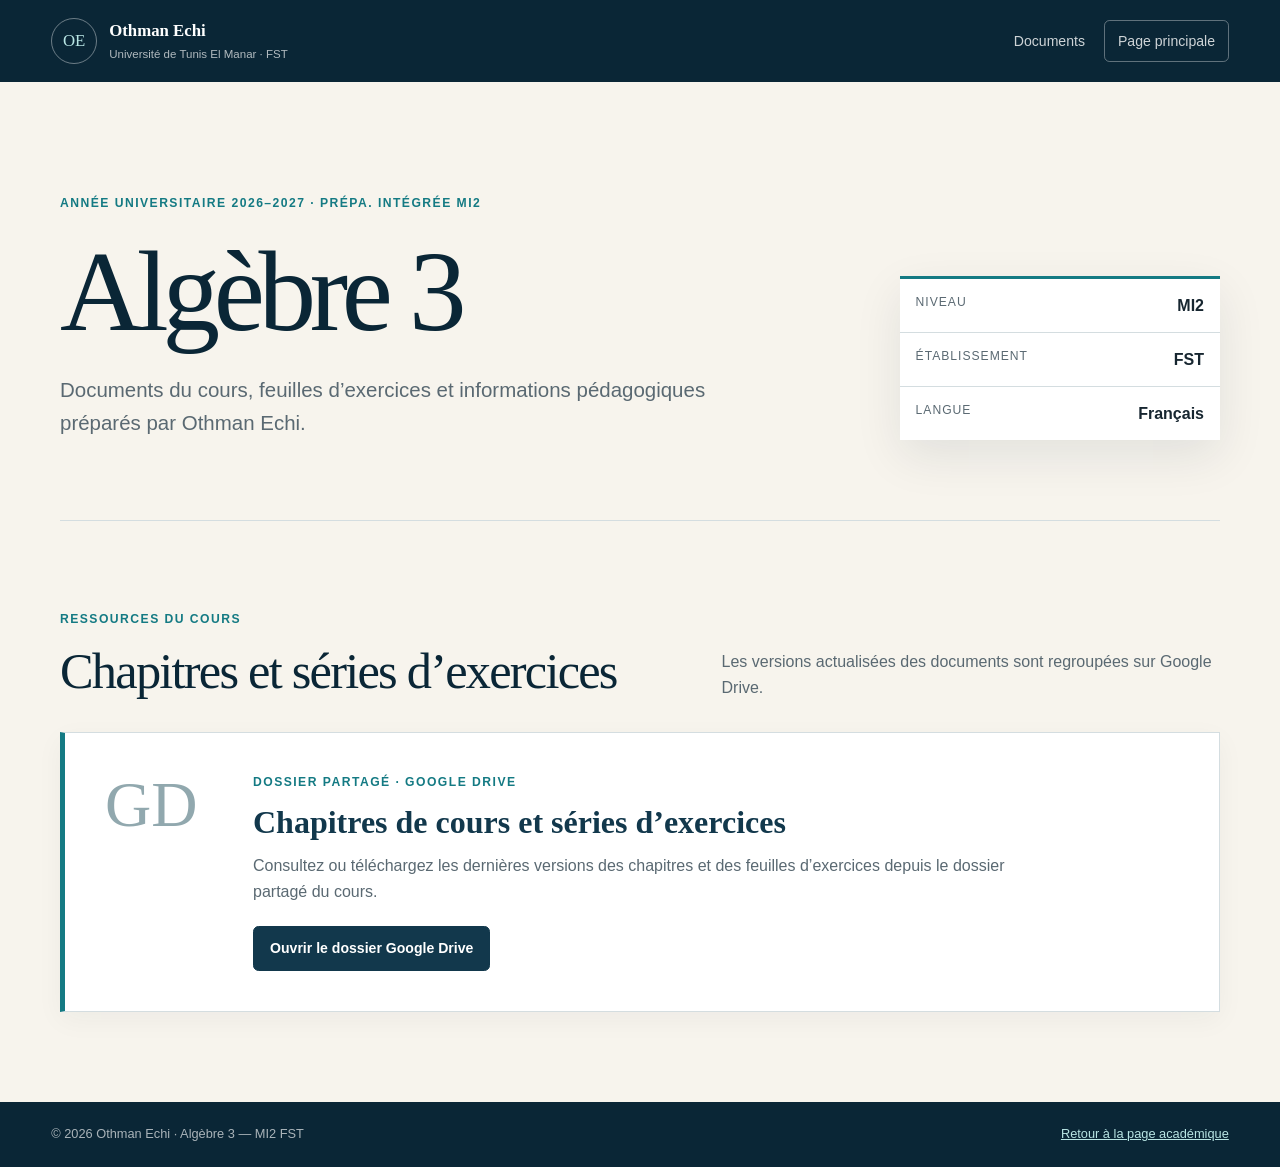
<file: algebre3-mi2-fst/index.html>
<!doctype html>
<html lang="fr">
<head>
  <meta charset="utf-8">
  <meta name="viewport" content="width=device-width, initial-scale=1">
  <meta name="description" content="Cours d’Algèbre 3 pour MI2 à la FST : chapitres, séries d’exercices et ressources pédagogiques d’Othman Echi.">
  <meta name="author" content="Othman Echi">
  <meta name="theme-color" content="#12384c">
  <meta property="og:type" content="website">
  <meta property="og:title" content="OECHI — Algèbre 3 — MI2 FST">
  <meta property="og:description" content="Cours, séries d’exercices et ressources pédagogiques d’Algèbre 3 pour MI2 à la FST.">
  <meta property="og:url" content="https://othman-echi.github.io/algebre3-mi2-fst/">
  <meta property="og:image" content="https://othman-echi.github.io/algebre3-mi2-fst/assets/og.png">
  <meta property="og:image:alt" content="Algèbre 3, MI2 FST — Chapitre 1 : Réduction des endomorphismes">
  <meta name="twitter:card" content="summary_large_image">
  <meta name="twitter:title" content="OECHI — Algèbre 3 — MI2 FST">
  <meta name="twitter:description" content="Cours, séries d’exercices et ressources pédagogiques d’Algèbre 3 pour MI2 à la FST.">
  <meta name="twitter:image" content="https://othman-echi.github.io/algebre3-mi2-fst/assets/og.png">
  <title>OECHI — Algèbre 3 — MI2 FST</title>
  <link rel="stylesheet" href="style.css">
</head>
<body>
  <a class="skip-link" href="#contenu">Aller au contenu</a>

  <header class="site-header">
    <a class="brand" href="../" aria-label="Retour à la page d’accueil d’Othman Echi">
      <span class="brand-mark" aria-hidden="true">OE</span>
      <span>
        <strong>Othman Echi</strong>
        <small>Université de Tunis El Manar · FST</small>
      </span>
    </a>
    <nav aria-label="Navigation du cours">
      <a href="#documents">Documents</a>
      <a class="home-link" href="../">Page principale</a>
    </nav>
  </header>

  <main id="contenu">
    <section class="course-intro" aria-labelledby="course-title">
      <div>
        <p class="eyebrow">Année universitaire 2026–2027 · Prépa. intégrée MI2</p>
        <h1 id="course-title">Algèbre 3</h1>
        <p class="lead">
          Documents du cours, feuilles d’exercices et informations pédagogiques
          préparés par Othman Echi.
        </p>
      </div>
      <dl class="course-facts" aria-label="Informations sur le cours">
        <div><dt>Niveau</dt><dd>MI2</dd></div>
        <div><dt>Établissement</dt><dd>FST</dd></div>
        <div><dt>Langue</dt><dd>Français</dd></div>
      </dl>
    </section>

    <section class="resources" id="documents" aria-labelledby="resources-title">
      <div class="section-heading">
        <p class="section-label">Ressources du cours</p>
        <h2 id="resources-title">Chapitres et séries d’exercices</h2>
        <p>Les versions actualisées des documents sont regroupées sur Google Drive.</p>
      </div>

      <div class="resource-grid">
        <article class="resource-card" id="exercices">
          <div class="resource-number" aria-hidden="true">GD</div>
          <div class="resource-copy">
            <p class="resource-type">Dossier partagé · Google Drive</p>
            <h3>Chapitres de cours et séries d’exercices</h3>
            <p>
              Consultez ou téléchargez les dernières versions des chapitres et
              des feuilles d’exercices depuis le dossier partagé du cours.
            </p>
            <div class="resource-actions">
              <a class="button primary" href="https://drive.google.com/drive/folders/1y72xf_77Kq7gDpl8CfZU1pllbUtAbKHE?usp=sharing" target="_blank" rel="noopener noreferrer">Ouvrir le dossier Google Drive</a>
            </div>
          </div>
        </article>
      </div>
    </section>

  </main>

  <footer>
    <p>© 2026 Othman Echi · Algèbre 3 — MI2 FST</p>
    <a href="../">Retour à la page académique</a>
  </footer>
</body>
</html>
</file>
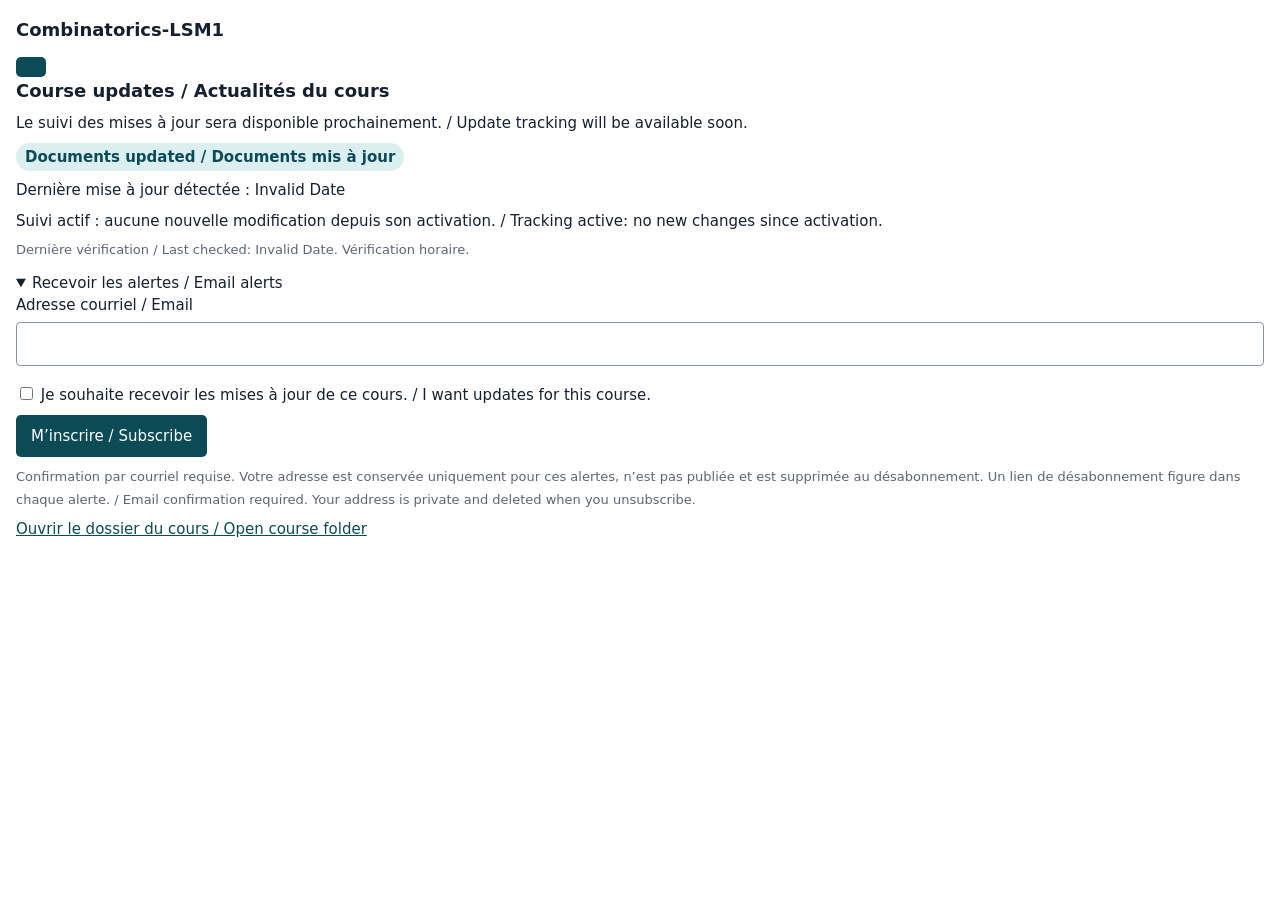
<file: apps-script/Widget.html>
<!doctype html>
<html lang="fr">
<head>
  <base target="_blank">
  <meta name="viewport" content="width=device-width,initial-scale=1">
  <meta name="referrer" content="no-referrer">
  <style>
    *{box-sizing:border-box}body{font:15px/1.5 system-ui,sans-serif;color:#14202e;background:#fff;margin:0;padding:16px}h2{font-size:18px;margin:0 0 8px}p{margin:8px 0}a{color:#0a4b56}button{background:#0a4b56;color:#fff;border:0;border-radius:5px;padding:10px 15px;font:inherit;cursor:pointer}button:disabled{opacity:.6}input[type=email]{width:100%;padding:10px;border:1px solid #86939d;border-radius:4px;font:inherit;margin:5px 0 10px}label{display:block}small,.muted{color:#5a6674;font-size:13px}.badge{display:inline-block;background:#dceff0;color:#0a4b56;padding:3px 9px;border-radius:20px;font-weight:600}details{margin-top:12px}ul{padding-left:20px;margin:8px 0}li{margin-bottom:6px}.trap{position:absolute;left:-10000px}#message{font-weight:600}summary{cursor:pointer}button:focus-visible,a:focus-visible,input:focus-visible{outline:3px solid #b68122;outline-offset:2px}
  </style>
</head>
<body>
<? if (action) { ?>
  <h2>Combinatorics-LSM1</h2>
  <p><?= action === 'confirm' ? 'Confirmer votre inscription aux alertes du cours.' : 'Supprimer votre inscription aux alertes du cours.' ?></p>
  <button id="action" data-action="<?= action ?>" data-token="<?= token ?>"><?= action === 'confirm' ? 'Confirmer / Confirm' : 'Se désabonner / Unsubscribe' ?></button>
<? } else { ?>
  <h2>Course updates / Actualités du cours</h2>
  <? if (!state) { ?>
    <p>Le suivi des mises à jour sera disponible prochainement. / Update tracking will be available soon.</p>
  <? } else { ?>
    <? if (state.latest) { ?>
      <p><span class="badge">Documents updated / Documents mis à jour</span></p>
      <p>Dernière mise à jour détectée : <time datetime="<?= state.latest ?>"><?= state.latest.slice(0,10) ?></time></p>
    <? } else { ?>
      <p>Suivi actif : aucune nouvelle modification depuis son activation. / Tracking active: no new changes since activation.</p>
    <? } ?>
    <p class="muted">Dernière vérification / Last checked: <time datetime="<?= state.checked ?>"><?= state.checked.slice(0,10) ?></time>. Vérification horaire.</p>
    <details open><summary>Recevoir les alertes / Email alerts</summary>
      <form id="subscribe">
        <label for="email">Adresse courriel / Email</label>
        <input id="email" name="email" type="email" required maxlength="254" autocomplete="email">
        <div class="trap" aria-hidden="true"><label>Website<input name="website" tabindex="-1" autocomplete="off"></label></div>
        <p><label><input type="checkbox" required> Je souhaite recevoir les mises à jour de ce cours. / I want updates for this course.</label></p>
        <button type="submit">M’inscrire / Subscribe</button>
        <p><small>Confirmation par courriel requise. Votre adresse est conservée uniquement pour ces alertes, n’est pas publiée et est supprimée au désabonnement. Un lien de désabonnement figure dans chaque alerte. / Email confirmation required. Your address is private and deleted when you unsubscribe.</small></p>
      </form>
    </details>
  <? } ?>
<? } ?>
<p id="message" role="status" aria-live="polite"></p>
<p><a href="<?= folderUrl ?>" rel="noopener">Ouvrir le dossier du cours / Open course folder</a></p>
<script>
  document.querySelectorAll('time').forEach(el=>{el.textContent=new Date(el.dateTime).toLocaleString(undefined,{dateStyle:'medium',timeStyle:'short'});});
  function run(button, action) {
    button.disabled=true;
    document.getElementById('message').textContent='Traitement en cours… / Please wait…';
    const runner=google.script.run.withSuccessHandler(message=>{
      document.getElementById('message').textContent=message;
      button.disabled=false;
    }).withFailureHandler(error=>{
      document.getElementById('message').textContent=error.message || 'Veuillez réessayer. / Please try again.';
      button.disabled=false;
    });
    action(runner);
  }
  const form=document.getElementById('subscribe');
  if(form) form.addEventListener('submit',event=>{
    event.preventDefault();
    run(form.querySelector('button'),runner=>runner.subscribe(form.elements.email.value,form.elements.website.value));
  });
  const button=document.getElementById('action');
  if(button) button.addEventListener('click',()=>run(button,runner=>runner.applySubscription(button.dataset.action,button.dataset.token)));
</script>
</body></html>
</file>
<file: algebre3-mi2-fst/style.css>
:root {
  --navy: #12384c;
  --navy-deep: #0a2636;
  --teal: #147a83;
  --paper: #f7f4ed;
  --white: #ffffff;
  --ink: #172630;
  --muted: #5a6972;
  --line: #d4dde0;
  --shadow: 0 16px 45px rgba(10, 38, 54, 0.09);
}

* { box-sizing: border-box; }
html { scroll-behavior: smooth; }

body {
  margin: 0;
  background: var(--paper);
  color: var(--ink);
  font-family: Inter, "Segoe UI", Arial, sans-serif;
  line-height: 1.6;
}

a { color: inherit; }

.skip-link {
  position: fixed;
  left: 1rem;
  top: -5rem;
  z-index: 20;
  padding: 0.7rem 1rem;
  border-radius: 0 0 0.5rem 0.5rem;
  background: var(--white);
  color: var(--navy);
}

.skip-link:focus { top: 0; }

.site-header {
  display: flex;
  align-items: center;
  justify-content: space-between;
  gap: 1.5rem;
  min-height: 82px;
  padding: 0.85rem clamp(1rem, 4vw, 4.5rem);
  background: var(--navy-deep);
  color: var(--white);
}

.brand {
  display: inline-flex;
  align-items: center;
  gap: 0.75rem;
  text-decoration: none;
}

.brand-mark {
  display: grid;
  width: 46px;
  height: 46px;
  place-items: center;
  border: 1px solid rgba(255, 255, 255, 0.4);
  border-radius: 50%;
  color: #b8e5e4;
  font-family: Georgia, "Times New Roman", serif;
  font-size: 1.05rem;
}

.brand strong,
.brand small { display: block; }

.brand strong {
  font-family: Georgia, "Times New Roman", serif;
  font-size: 1.05rem;
}

.brand small {
  color: rgba(255, 255, 255, 0.68);
  font-size: 0.72rem;
}

nav {
  display: flex;
  align-items: center;
  gap: 1.2rem;
  font-size: 0.88rem;
}

nav a {
  color: rgba(255, 255, 255, 0.8);
  text-decoration: none;
}

nav a:hover,
nav a:focus-visible { color: var(--white); }

nav .home-link {
  padding: 0.52rem 0.8rem;
  border: 1px solid rgba(255, 255, 255, 0.35);
  border-radius: 0.35rem;
}

main {
  width: min(1160px, calc(100% - 2rem));
  margin: 0 auto;
}

.course-intro {
  display: grid;
  grid-template-columns: minmax(0, 1fr) minmax(260px, 0.42fr);
  gap: clamp(2rem, 6vw, 6rem);
  align-items: end;
  padding: clamp(3.8rem, 9vw, 7rem) 0 clamp(2.8rem, 7vw, 5rem);
  border-bottom: 1px solid var(--line);
}

.eyebrow,
.section-label,
.resource-type {
  margin: 0 0 0.7rem;
  color: var(--teal);
  font-size: 0.76rem;
  font-weight: 700;
  letter-spacing: 0.12em;
  text-transform: uppercase;
}

h1,
h2,
h3 {
  margin-top: 0;
  font-family: Georgia, "Times New Roman", serif;
  line-height: 1.16;
}

h1 {
  margin-bottom: 1rem;
  color: var(--navy-deep);
  font-size: clamp(3.3rem, 9vw, 7.2rem);
  font-weight: 500;
  letter-spacing: -0.055em;
}

.lead {
  max-width: 680px;
  margin: 0;
  color: var(--muted);
  font-size: clamp(1.05rem, 2vw, 1.28rem);
}

.course-facts {
  margin: 0;
  border-top: 3px solid var(--teal);
  background: var(--white);
  box-shadow: var(--shadow);
}

.course-facts div {
  display: grid;
  grid-template-columns: 1fr 1fr;
  gap: 1rem;
  padding: 0.85rem 1rem;
  border-bottom: 1px solid var(--line);
}

.course-facts div:last-child { border-bottom: 0; }
.course-facts dt { color: var(--muted); font-size: 0.76rem; letter-spacing: 0.08em; text-transform: uppercase; }
.course-facts dd { margin: 0; font-weight: 700; text-align: right; }

.resources { padding: clamp(3.5rem, 7vw, 6rem) 0; }

.section-heading {
  display: grid;
  grid-template-columns: minmax(0, 0.8fr) minmax(260px, 0.65fr);
  gap: 1rem 3rem;
  align-items: end;
  margin-bottom: 2rem;
}

.section-heading .section-label { grid-column: 1 / -1; margin-bottom: -0.25rem; }

.section-heading h2 {
  margin-bottom: 0;
  color: var(--navy-deep);
  font-size: clamp(2rem, 4vw, 3.15rem);
  font-weight: 500;
  letter-spacing: -0.035em;
}

.section-heading > p:last-child { margin: 0; color: var(--muted); }

.resource-grid { display: grid; gap: 1rem; }

.resource-card {
  display: grid;
  grid-template-columns: 100px minmax(0, 1fr);
  gap: clamp(1rem, 4vw, 3rem);
  padding: clamp(1.4rem, 4vw, 2.5rem);
  border: 1px solid var(--line);
  border-left: 5px solid var(--teal);
  background: var(--white);
  box-shadow: 0 8px 26px rgba(10, 38, 54, 0.045);
}

.resource-number {
  align-self: start;
  color: #91a8ae;
  font-family: Georgia, "Times New Roman", serif;
  font-size: clamp(2.5rem, 5vw, 4.2rem);
  line-height: 1;
}

.resource-copy h3 {
  max-width: 760px;
  margin-bottom: 0.75rem;
  color: var(--navy);
  font-size: clamp(1.35rem, 3vw, 2rem);
}

.resource-copy > p:not(.resource-type) { max-width: 780px; margin: 0; color: var(--muted); }

.resource-actions { display: flex; flex-wrap: wrap; gap: 0.7rem; margin-top: 1.35rem; }

.button {
  display: inline-flex;
  align-items: center;
  justify-content: center;
  min-height: 44px;
  padding: 0.65rem 1rem;
  border: 1px solid var(--navy);
  border-radius: 0.35rem;
  font-size: 0.88rem;
  font-weight: 700;
  text-decoration: none;
}

.button.primary { background: var(--navy); color: var(--white); }
.button.secondary { background: var(--white); color: var(--navy); }
.button:hover { transform: translateY(-1px); }
.button:focus-visible { outline: 3px solid rgba(20, 122, 131, 0.32); outline-offset: 2px; }

footer {
  display: flex;
  justify-content: space-between;
  gap: 1rem;
  padding: 1.4rem clamp(1rem, 4vw, 4.5rem);
  background: var(--navy-deep);
  color: rgba(255, 255, 255, 0.65);
  font-size: 0.8rem;
}

footer p { margin: 0; }
footer a { color: #b8e5e4; }

@media (max-width: 760px) {
  .site-header { align-items: flex-start; flex-direction: column; }
  nav { width: 100%; gap: 0.8rem; overflow-x: auto; padding-bottom: 0.2rem; }
  nav a { white-space: nowrap; }
  .course-intro,
  .section-heading { grid-template-columns: 1fr; }
  .section-heading .section-label { grid-column: auto; }
  .resource-card { grid-template-columns: 1fr; }
  .resource-number { font-size: 2.7rem; }
  footer { align-items: flex-start; flex-direction: column; }
}

@media (prefers-reduced-motion: reduce) {
  html { scroll-behavior: auto; }
  .button:hover { transform: none; }
}
</file>
